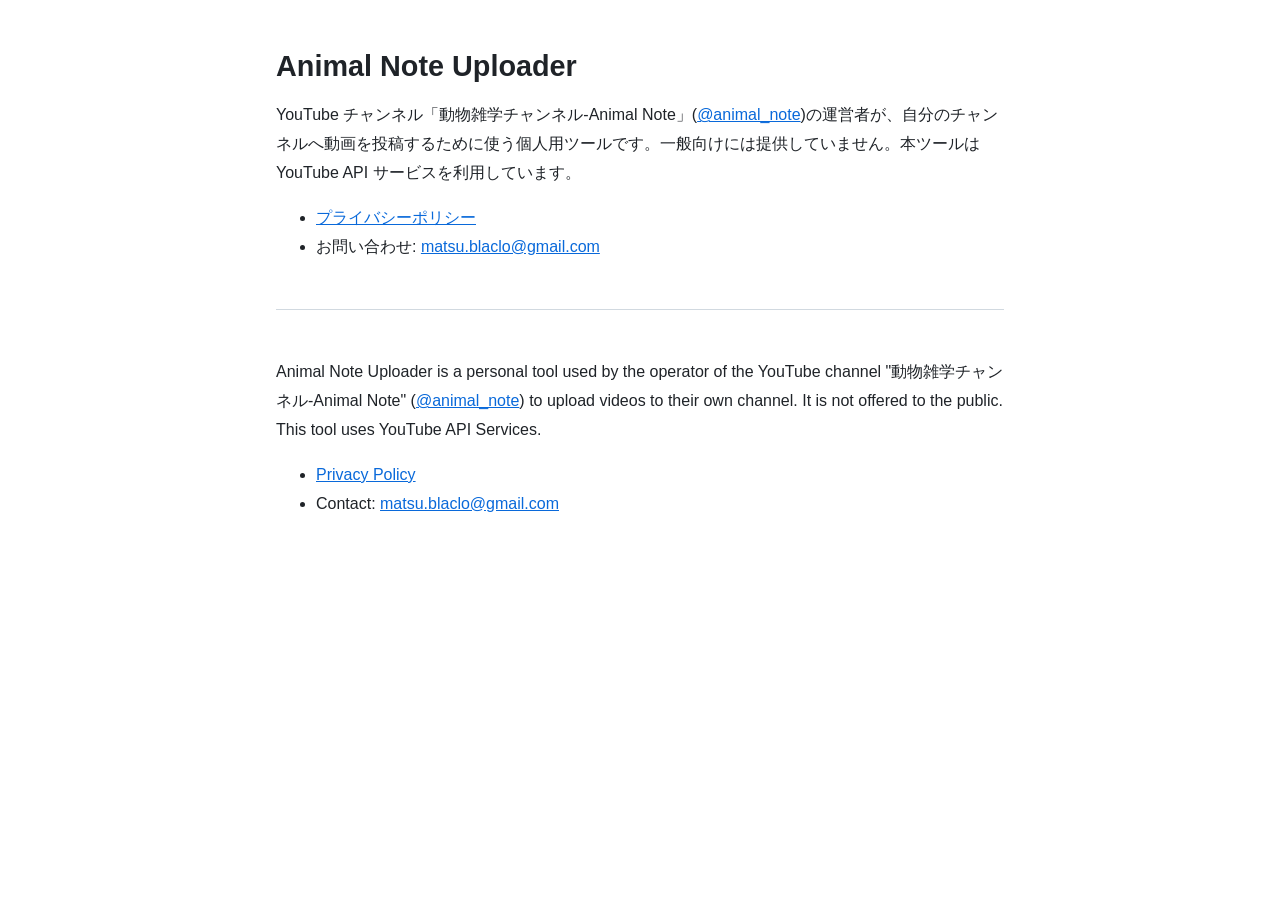
<file: index.html>
<!doctype html>
<html lang="ja">
<head>
  <meta charset="utf-8">
  <meta name="viewport" content="width=device-width, initial-scale=1">
  <title>Animal Note Uploader</title>
  <link rel="stylesheet" href="style.css">
</head>
<body>
<main>
  <h1>Animal Note Uploader</h1>

  <p>YouTube チャンネル「動物雑学チャンネル-Animal Note」(<a href="https://www.youtube.com/@animal_note">@animal_note</a>)の運営者が、自分のチャンネルへ動画を投稿するために使う個人用ツールです。一般向けには提供していません。本ツールは YouTube API サービスを利用しています。</p>
  <ul>
    <li><a href="privacy.html">プライバシーポリシー</a></li>
    <li>お問い合わせ: <a href="mailto:matsu.blaclo@gmail.com">matsu.blaclo@gmail.com</a></li>
  </ul>

  <hr>

  <p>Animal Note Uploader is a personal tool used by the operator of the YouTube channel "動物雑学チャンネル-Animal Note" (<a href="https://www.youtube.com/@animal_note">@animal_note</a>) to upload videos to their own channel. It is not offered to the public. This tool uses YouTube API Services.</p>
  <ul>
    <li><a href="privacy.html#en">Privacy Policy</a></li>
    <li>Contact: <a href="mailto:matsu.blaclo@gmail.com">matsu.blaclo@gmail.com</a></li>
  </ul>
</main>
</body>
</html>
</file>
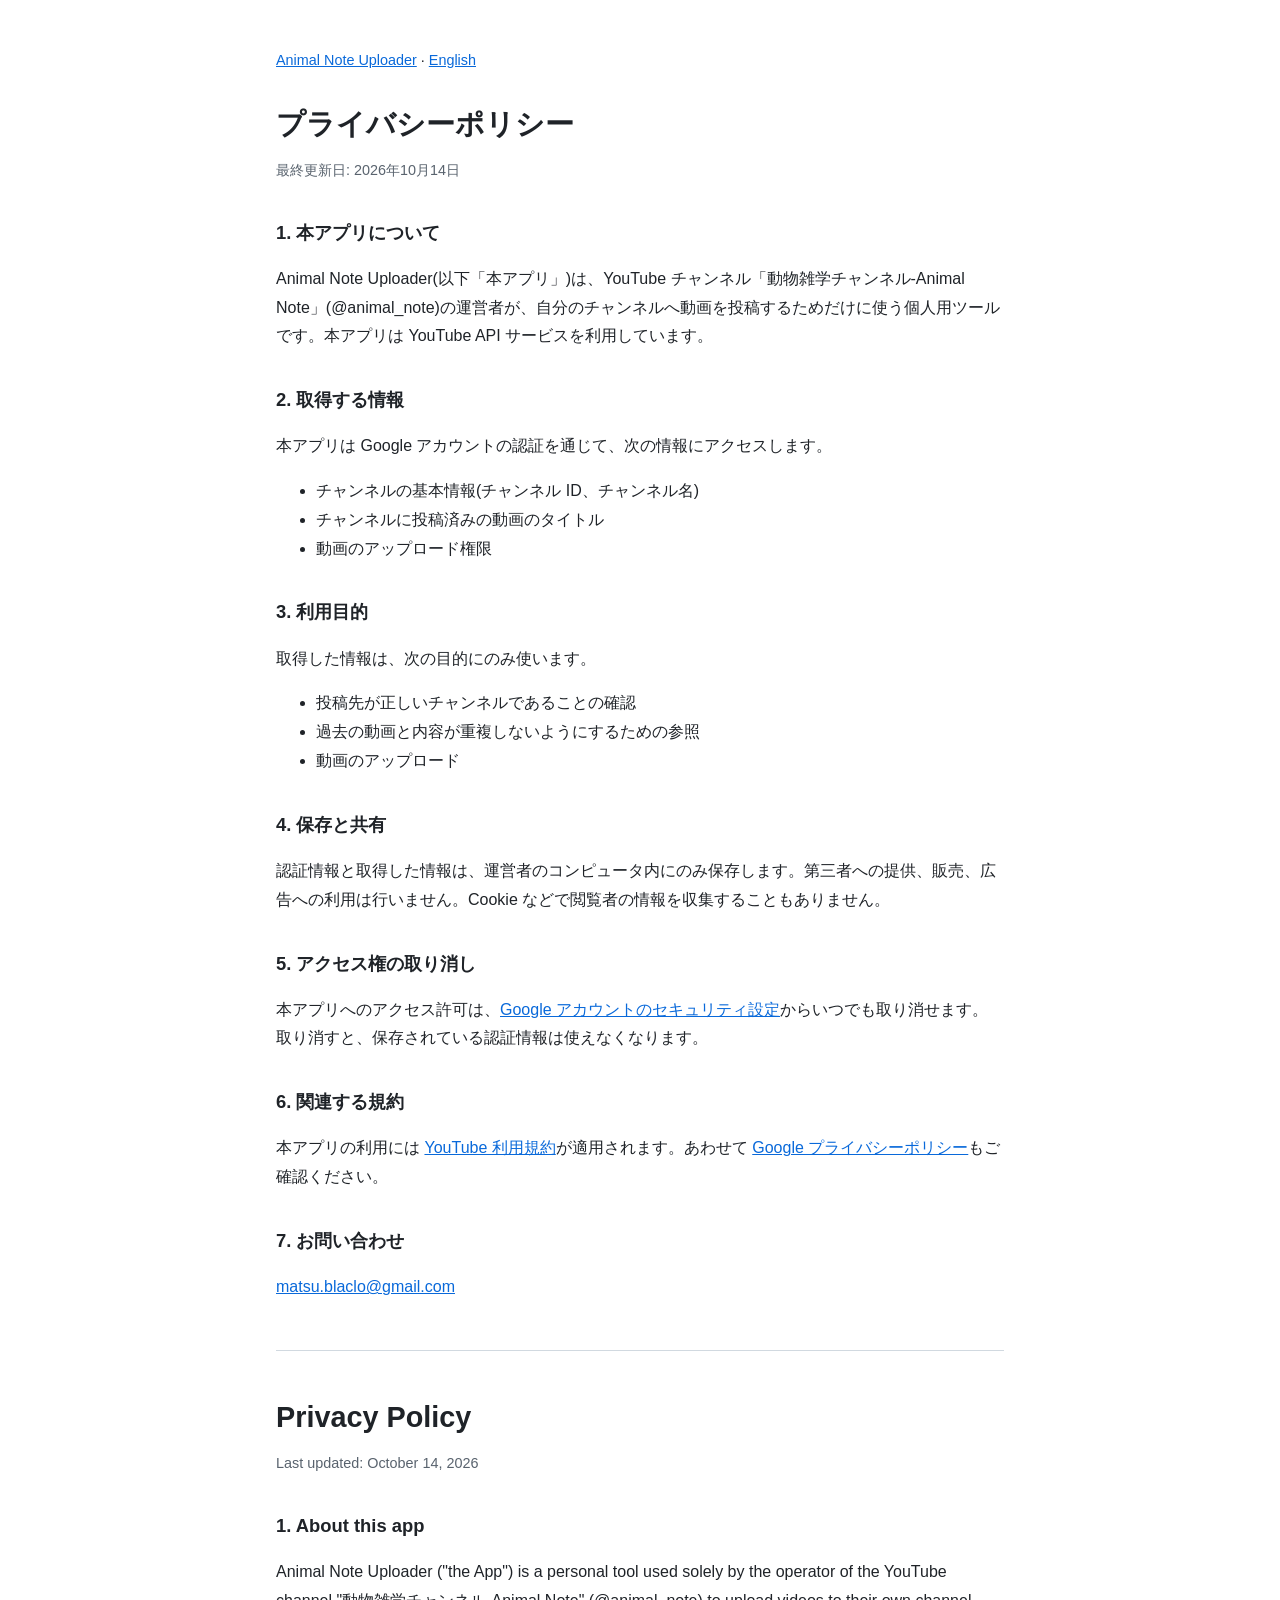
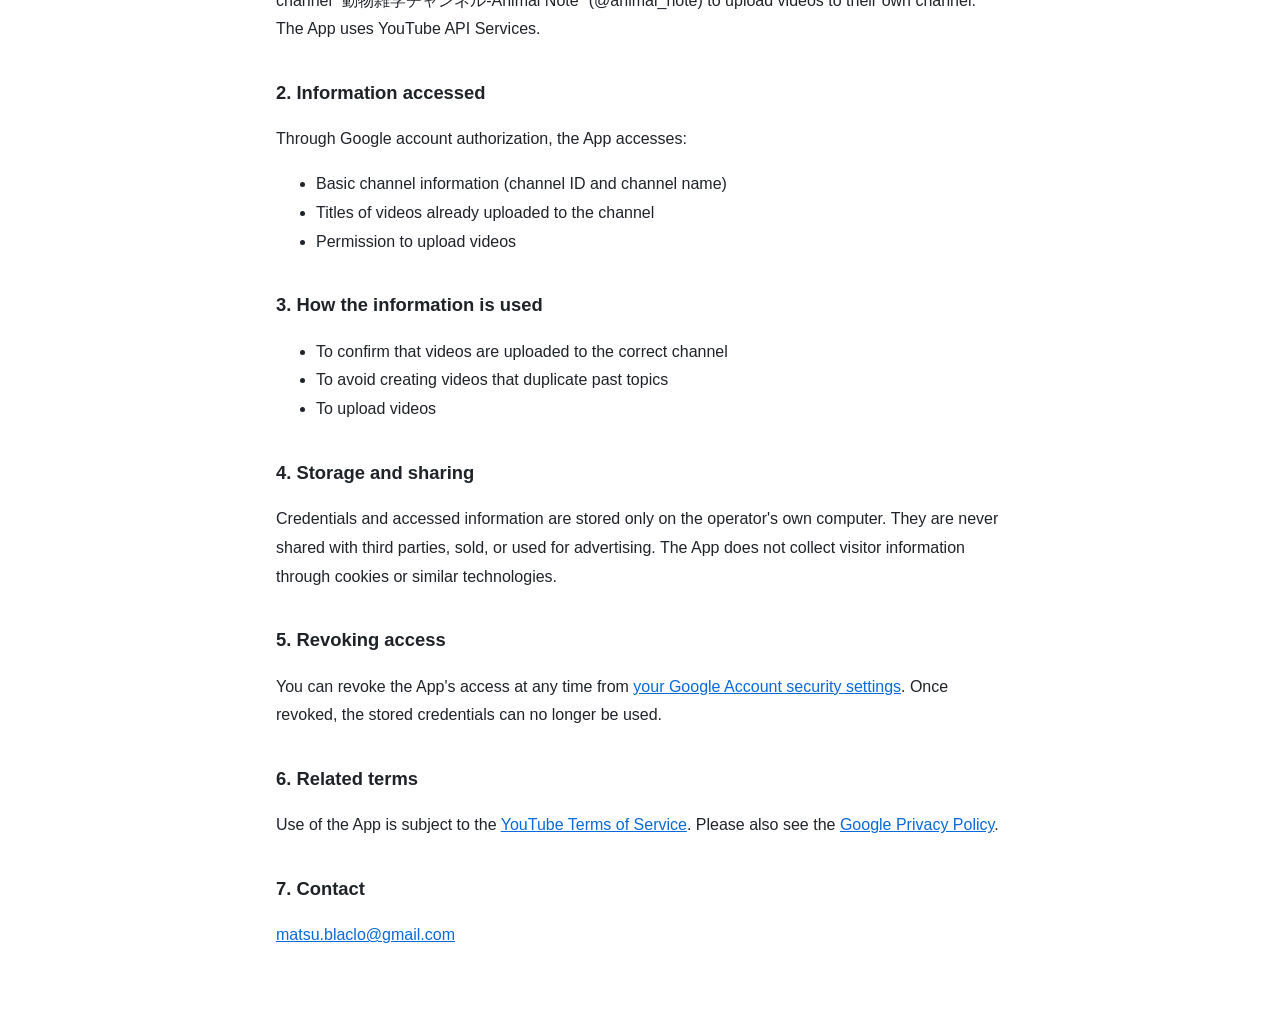
<file: privacy.html>
<!doctype html>
<html lang="ja">
<head>
  <meta charset="utf-8">
  <meta name="viewport" content="width=device-width, initial-scale=1">
  <title>Privacy Policy - Animal Note Uploader</title>
  <link rel="stylesheet" href="style.css">
</head>
<body>
<main>
  <nav><a href="index.html">Animal Note Uploader</a> · <a href="#en">English</a></nav>

  <h1>プライバシーポリシー</h1>
  <p class="muted">最終更新日: 2026年10月14日</p>

  <h2>1. 本アプリについて</h2>
  <p>Animal Note Uploader(以下「本アプリ」)は、YouTube チャンネル「動物雑学チャンネル-Animal Note」(@animal_note)の運営者が、自分のチャンネルへ動画を投稿するためだけに使う個人用ツールです。本アプリは YouTube API サービスを利用しています。</p>

  <h2>2. 取得する情報</h2>
  <p>本アプリは Google アカウントの認証を通じて、次の情報にアクセスします。</p>
  <ul>
    <li>チャンネルの基本情報(チャンネル ID、チャンネル名)</li>
    <li>チャンネルに投稿済みの動画のタイトル</li>
    <li>動画のアップロード権限</li>
  </ul>

  <h2>3. 利用目的</h2>
  <p>取得した情報は、次の目的にのみ使います。</p>
  <ul>
    <li>投稿先が正しいチャンネルであることの確認</li>
    <li>過去の動画と内容が重複しないようにするための参照</li>
    <li>動画のアップロード</li>
  </ul>

  <h2>4. 保存と共有</h2>
  <p>認証情報と取得した情報は、運営者のコンピュータ内にのみ保存します。第三者への提供、販売、広告への利用は行いません。Cookie などで閲覧者の情報を収集することもありません。</p>

  <h2>5. アクセス権の取り消し</h2>
  <p>本アプリへのアクセス許可は、<a href="https://myaccount.google.com/permissions">Google アカウントのセキュリティ設定</a>からいつでも取り消せます。取り消すと、保存されている認証情報は使えなくなります。</p>

  <h2>6. 関連する規約</h2>
  <p>本アプリの利用には <a href="https://www.youtube.com/t/terms">YouTube 利用規約</a>が適用されます。あわせて <a href="https://policies.google.com/privacy">Google プライバシーポリシー</a>もご確認ください。</p>

  <h2>7. お問い合わせ</h2>
  <p><a href="mailto:matsu.blaclo@gmail.com">matsu.blaclo@gmail.com</a></p>

  <hr>

  <h1 id="en">Privacy Policy</h1>
  <p class="muted">Last updated: October 14, 2026</p>

  <h2>1. About this app</h2>
  <p>Animal Note Uploader ("the App") is a personal tool used solely by the operator of the YouTube channel "動物雑学チャンネル-Animal Note" (@animal_note) to upload videos to their own channel. The App uses YouTube API Services.</p>

  <h2>2. Information accessed</h2>
  <p>Through Google account authorization, the App accesses:</p>
  <ul>
    <li>Basic channel information (channel ID and channel name)</li>
    <li>Titles of videos already uploaded to the channel</li>
    <li>Permission to upload videos</li>
  </ul>

  <h2>3. How the information is used</h2>
  <ul>
    <li>To confirm that videos are uploaded to the correct channel</li>
    <li>To avoid creating videos that duplicate past topics</li>
    <li>To upload videos</li>
  </ul>

  <h2>4. Storage and sharing</h2>
  <p>Credentials and accessed information are stored only on the operator's own computer. They are never shared with third parties, sold, or used for advertising. The App does not collect visitor information through cookies or similar technologies.</p>

  <h2>5. Revoking access</h2>
  <p>You can revoke the App's access at any time from <a href="https://myaccount.google.com/permissions">your Google Account security settings</a>. Once revoked, the stored credentials can no longer be used.</p>

  <h2>6. Related terms</h2>
  <p>Use of the App is subject to the <a href="https://www.youtube.com/t/terms">YouTube Terms of Service</a>. Please also see the <a href="https://policies.google.com/privacy">Google Privacy Policy</a>.</p>

  <h2>7. Contact</h2>
  <p><a href="mailto:matsu.blaclo@gmail.com">matsu.blaclo@gmail.com</a></p>
</main>
</body>
</html>
</file>
<file: style.css>
:root {
  --bg: #ffffff;
  --text: #1f2328;
  --muted: #59636e;
  --line: #d1d9e0;
  --link: #0969da;
}
@media (prefers-color-scheme: dark) {
  :root {
    --bg: #0d1117;
    --text: #e6edf3;
    --muted: #9198a1;
    --line: #3d444d;
    --link: #4493f8;
  }
}
* { box-sizing: border-box; }
body {
  margin: 0;
  background: var(--bg);
  color: var(--text);
  font: 16px/1.8 -apple-system, BlinkMacSystemFont, "Hiragino Sans", "Noto Sans JP", sans-serif;
}
main { max-width: 760px; margin: 0 auto; padding: 48px 16px 64px; }
h1 { font-size: 1.8rem; line-height: 1.3; margin: 0 0 8px; }
h2 { font-size: 1.15rem; margin: 32px 0 8px; }
p, li { overflow-wrap: anywhere; }
a { color: var(--link); }
.muted { color: var(--muted); font-size: 0.9rem; }
hr { border: 0; border-top: 1px solid var(--line); margin: 48px 0; }
nav { font-size: 0.9rem; margin-bottom: 32px; }
</file>
